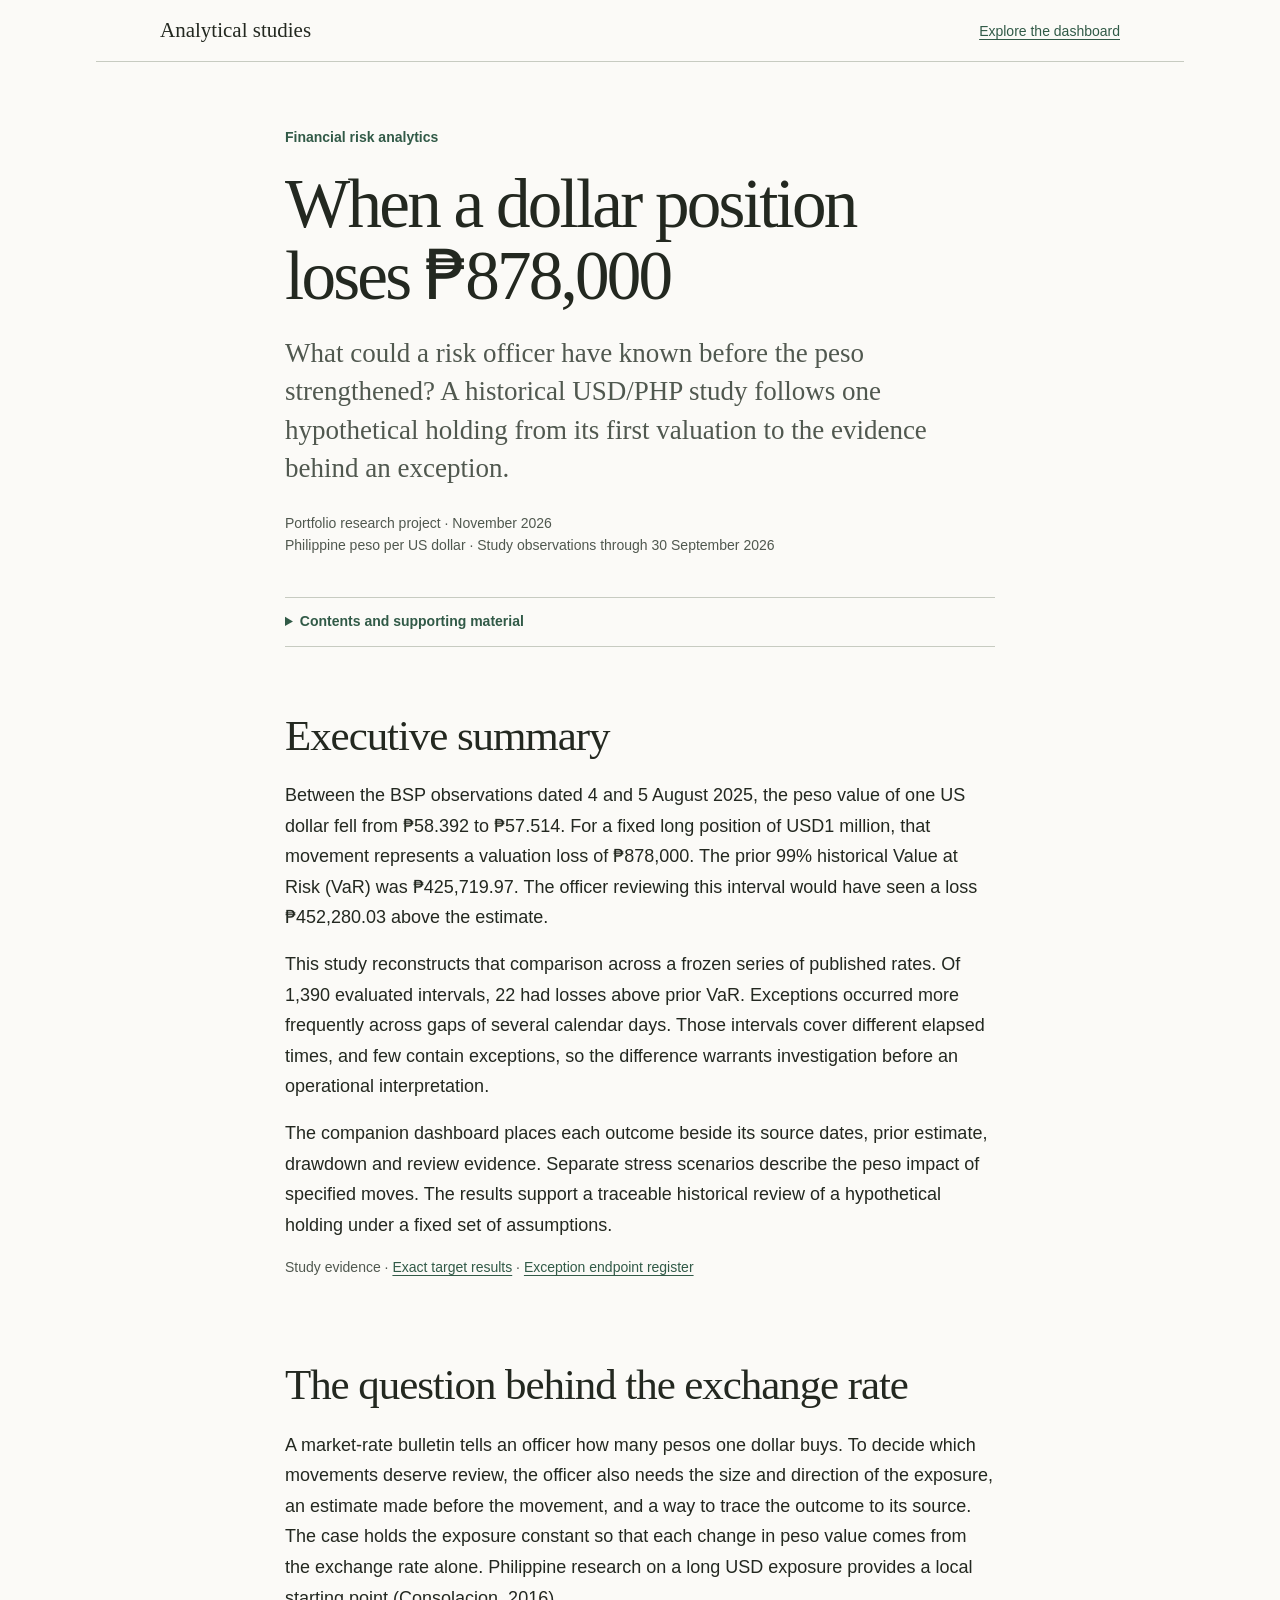
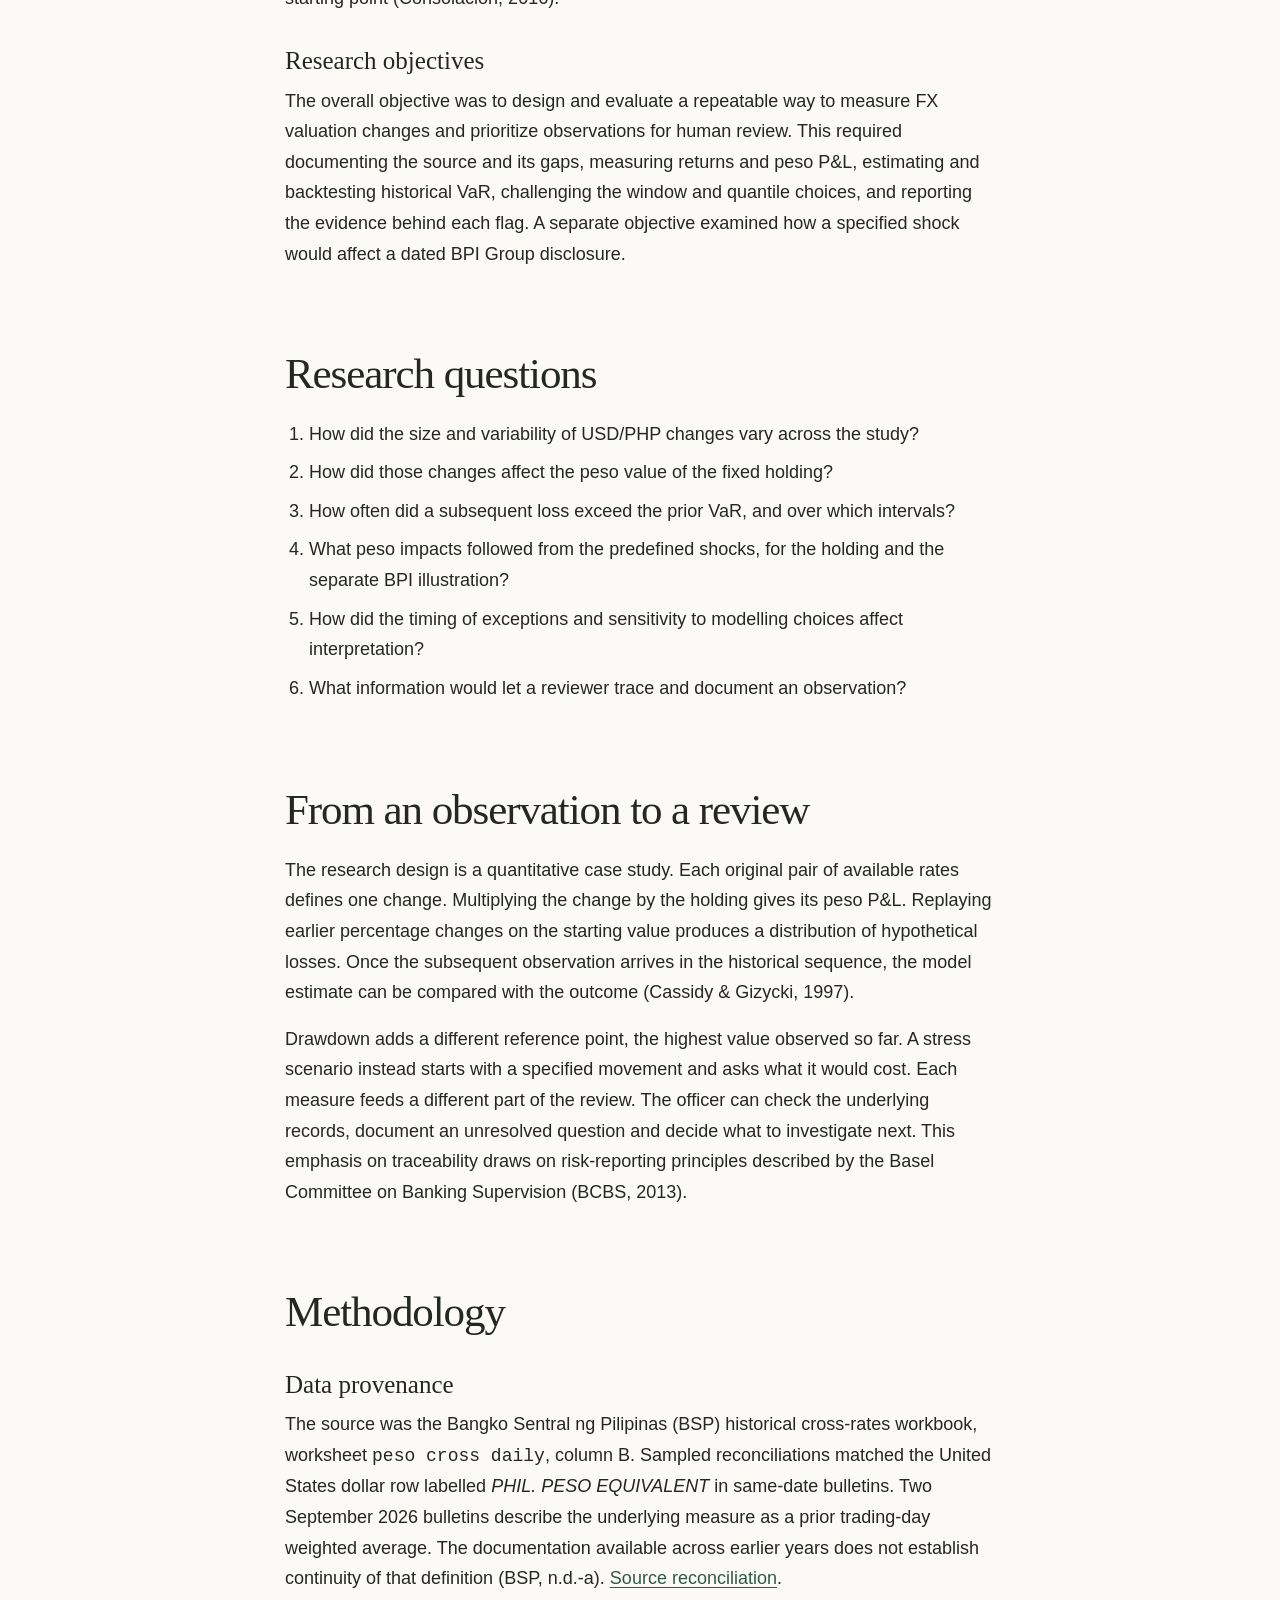
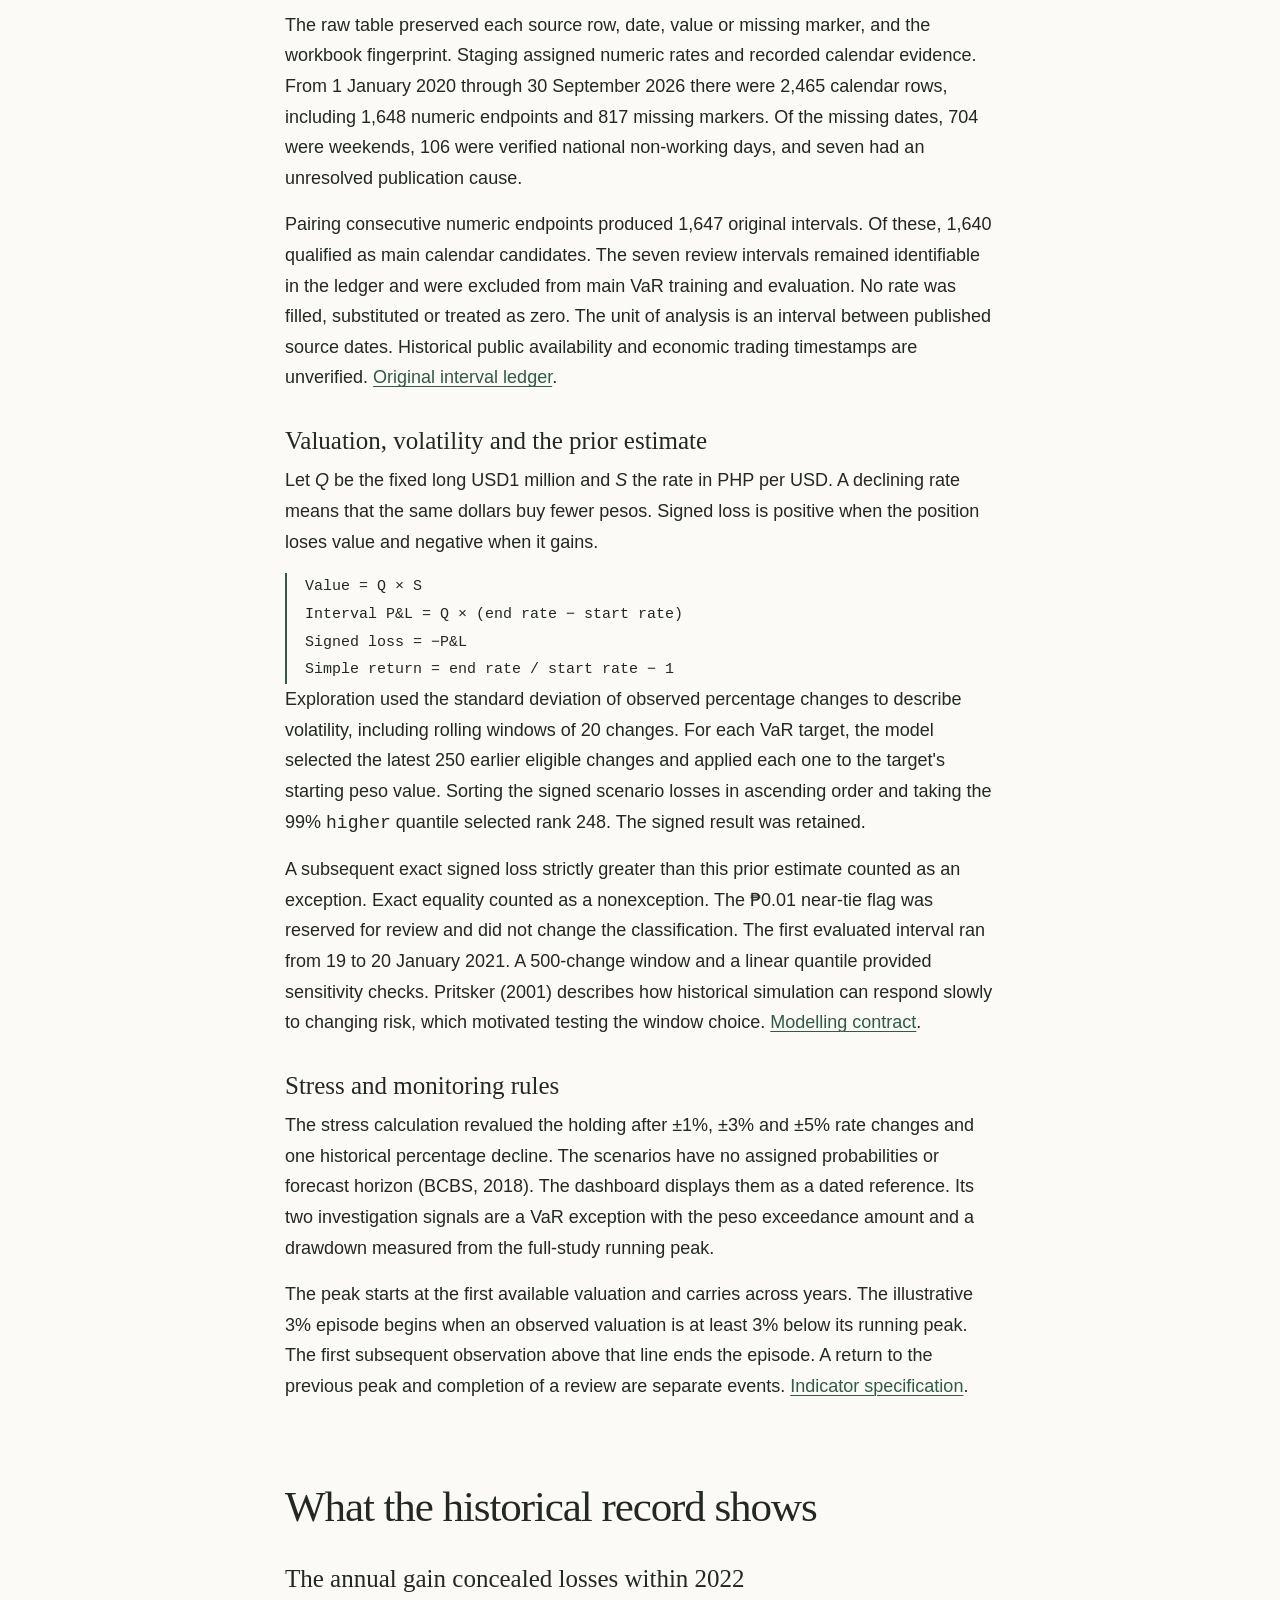
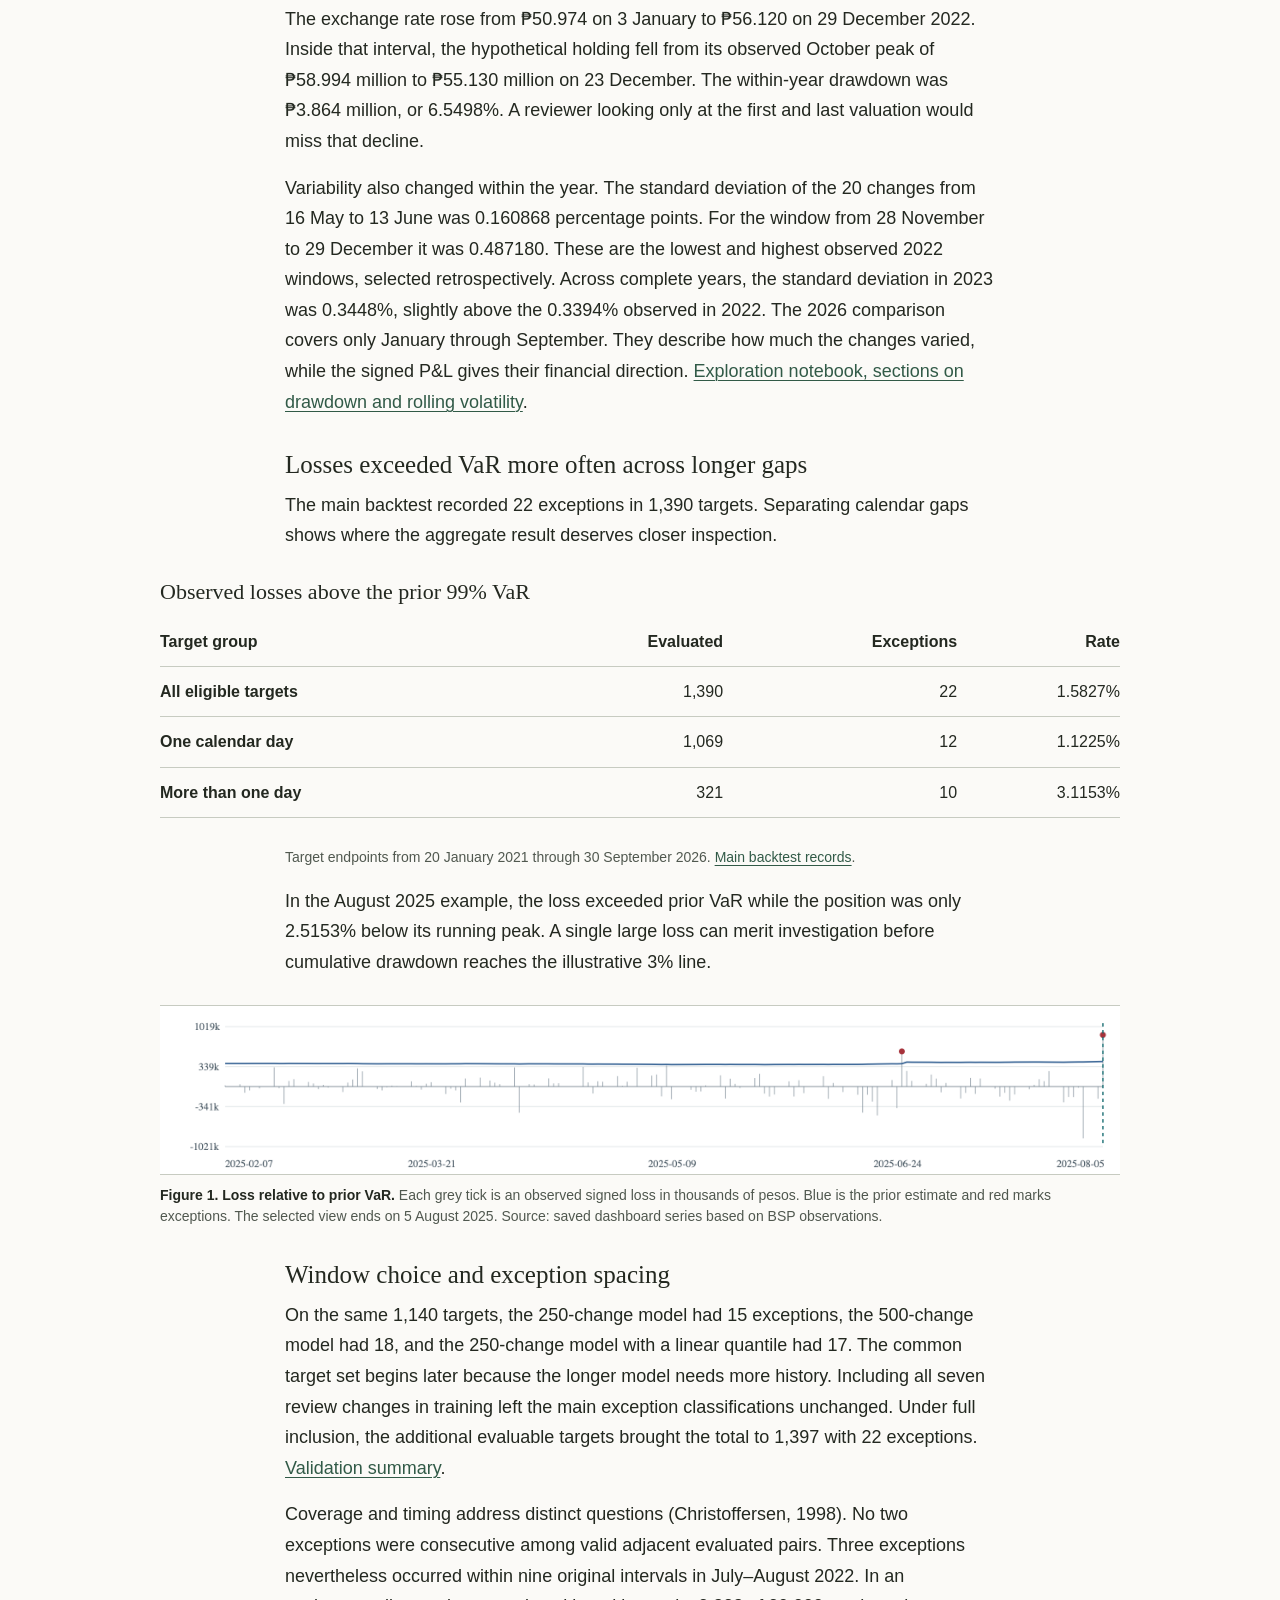
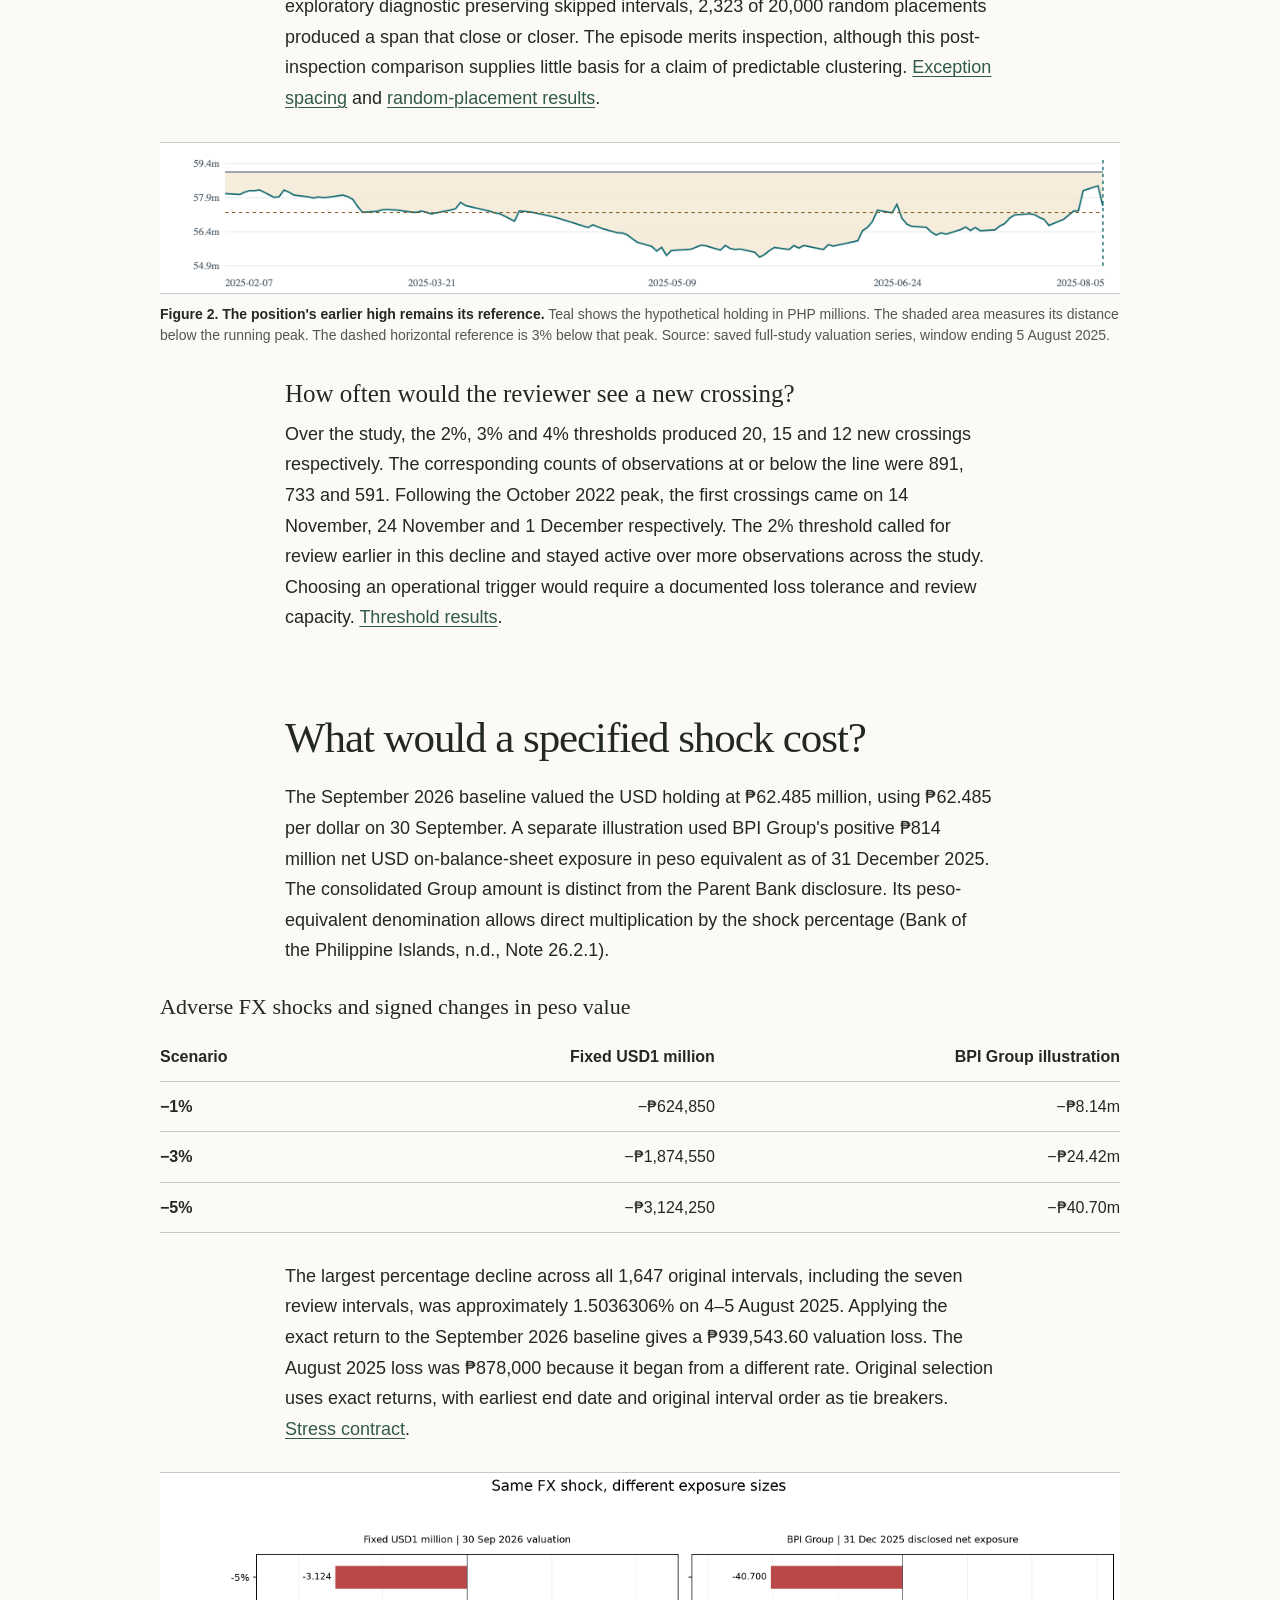
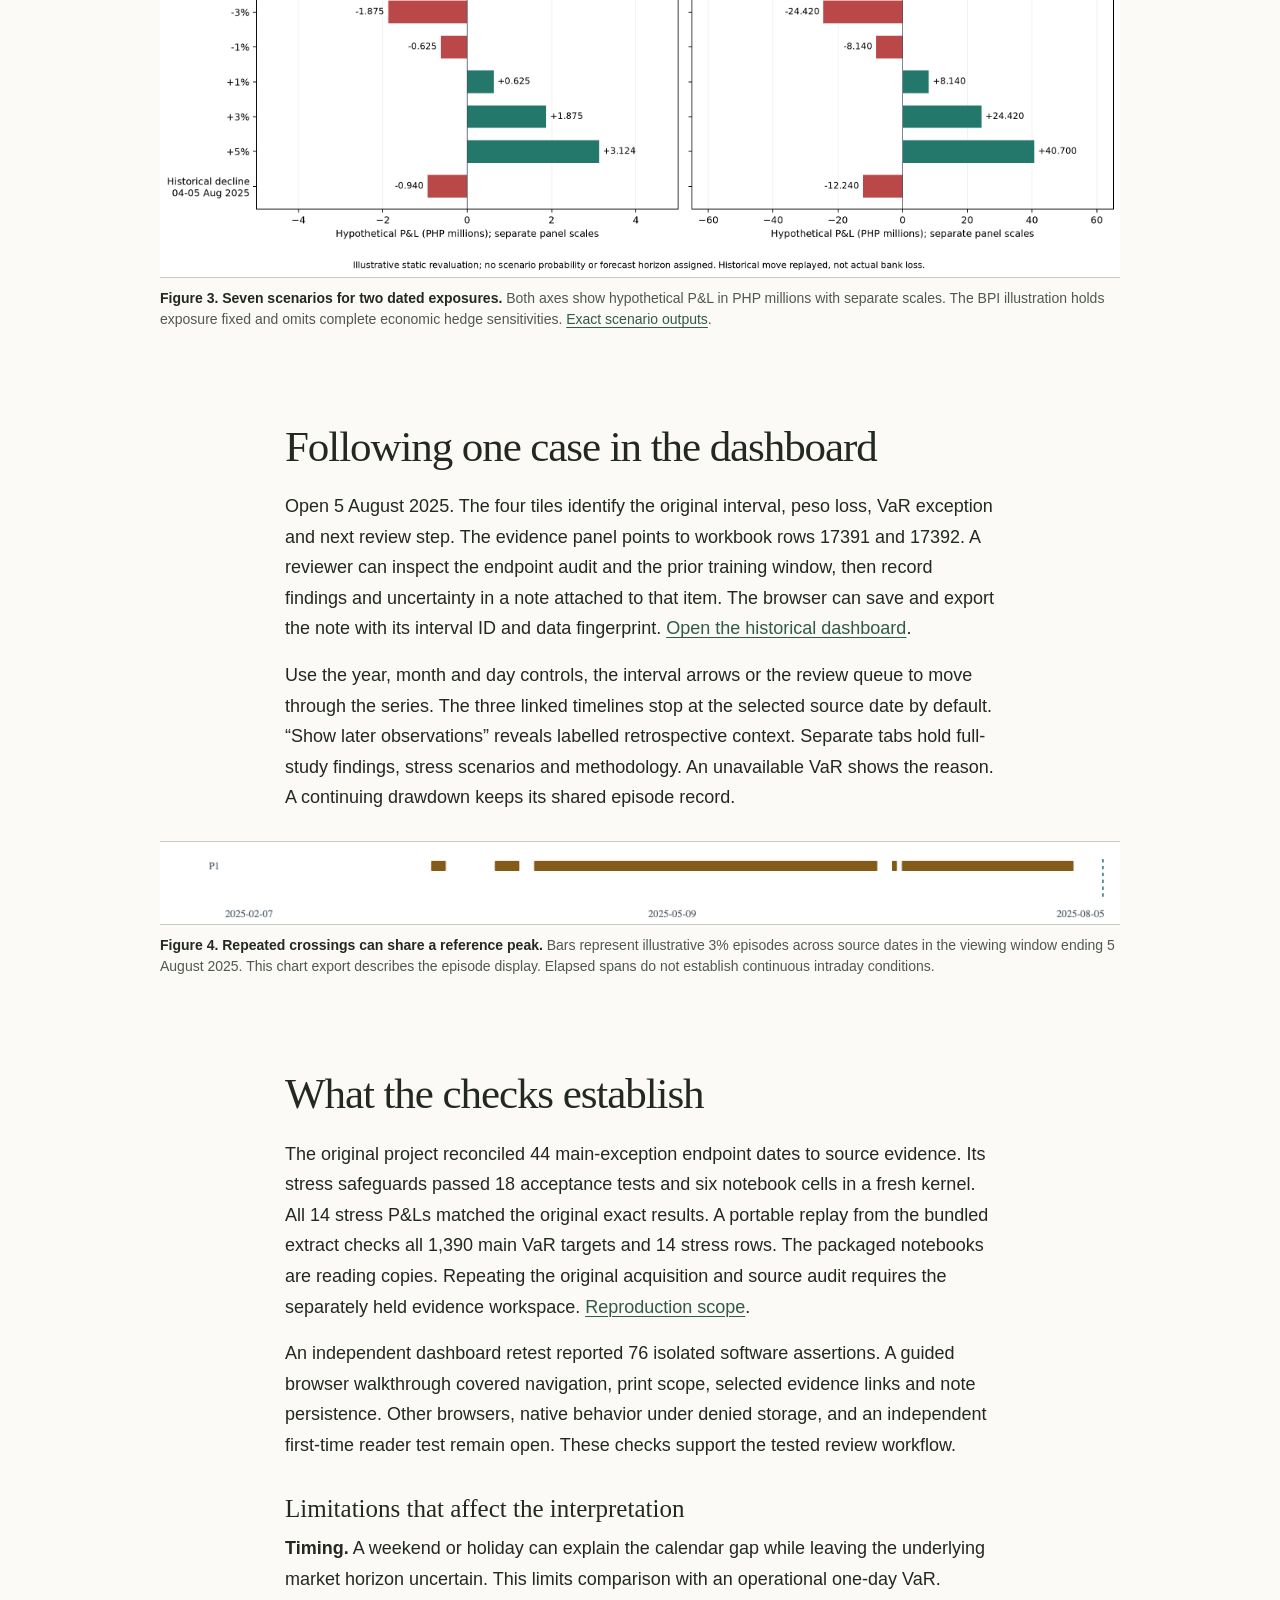
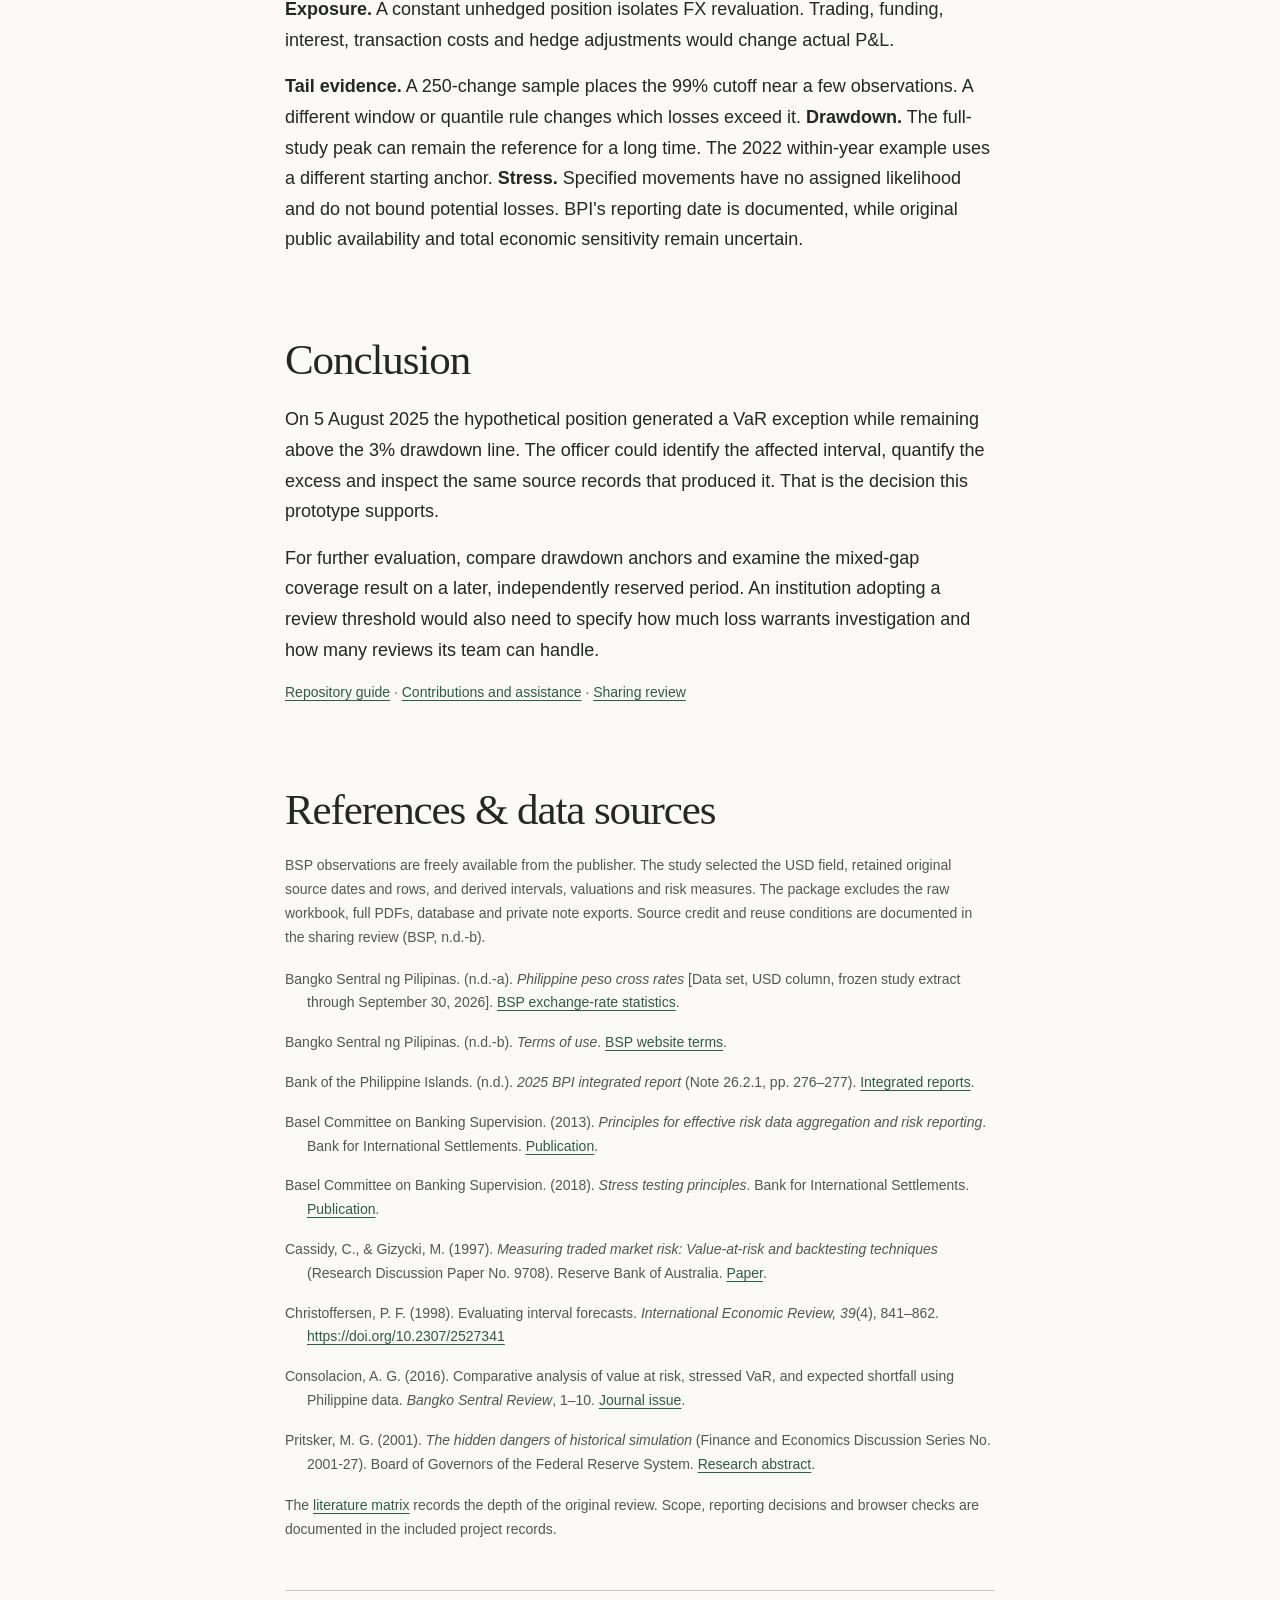
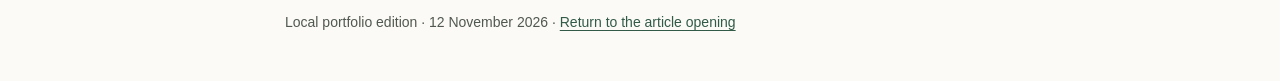
<file: project-report.html>
<!doctype html>
<html lang="en"><head>
<meta charset="utf-8"><meta name="viewport" content="width=device-width,initial-scale=1">
<meta name="description" content="Tracing a hypothetical peso loss from a published USD/PHP observation to a historical VaR exception and a documented review.">
<title>When a dollar position loses ₱878,000 | USD/PHP risk study</title>
<link rel="stylesheet" href="assets/editorial.css"></head>
<body><a class="skip" href="#overview">Skip to article</a>
<div class="mast"><span>Analytical studies</span><a href="reports/guided_historical_report_v1/index.html">Explore the dashboard</a></div>
<main><article>
<header id="overview">
<div class="category">Financial risk analytics</div>
<h1>When a dollar position loses ₱878,000</h1>
<p class="deck">What could a risk officer have known before the peso strengthened? A historical USD/PHP study follows one hypothetical holding from its first valuation to the evidence behind an exception.</p>
<p class="meta">Portfolio research project · November 2026<br>Philippine peso per US dollar · Study observations through 30 September 2026</p>
</header>
<details class="contents"><summary>Contents and supporting material</summary><nav aria-label="Article contents">
<a href="#summary">Summary</a><a href="#problem">Problem and objectives</a><a href="#questions">Questions</a><a href="#framework">Framework</a><a href="#method">Method</a><a href="#findings">Findings</a><a href="#stress">Stress scenarios</a><a href="#dashboard">Dashboard</a><a href="#validation">Limitations</a><a href="#handoff">Conclusions</a><a href="#sources">References</a><a href="README.md">Repository guide</a>
</nav></details>
<section id="summary"><h2>Executive summary</h2>
<p>Between the BSP observations dated 4 and 5 August 2025, the peso value of one US dollar fell from ₱58.392 to ₱57.514. For a fixed long position of USD1 million, that movement represents a valuation loss of ₱878,000. The prior 99% historical Value at Risk (VaR) was ₱425,719.97. The officer reviewing this interval would have seen a loss ₱452,280.03 above the estimate.</p>
<p>This study reconstructs that comparison across a frozen series of published rates. Of 1,390 evaluated intervals, 22 had losses above prior VaR. Exceptions occurred more frequently across gaps of several calendar days. Those intervals cover different elapsed times, and few contain exceptions, so the difference warrants investigation before an operational interpretation.</p>
<p>The companion dashboard places each outcome beside its source dates, prior estimate, drawdown and review evidence. Separate stress scenarios describe the peso impact of specified moves. The results support a traceable historical review of a hypothetical holding under a fixed set of assumptions.</p>
<p class="source">Study evidence · <a href="reports/var_validation_v1/results/main_250_higher_full.csv">Exact target results</a> · <a href="reports/source_audit_remaining_gap1_v1/all_main_exception_endpoint_register.csv">Exception endpoint register</a></p>
</section>
<section id="problem"><h2>The question behind the exchange rate</h2>
<p>A market-rate bulletin tells an officer how many pesos one dollar buys. To decide which movements deserve review, the officer also needs the size and direction of the exposure, an estimate made before the movement, and a way to trace the outcome to its source. The case holds the exposure constant so that each change in peso value comes from the exchange rate alone. Philippine research on a long USD exposure provides a local starting point (Consolacion, 2016).</p>
<h3>Research objectives</h3>
<p>The overall objective was to design and evaluate a repeatable way to measure FX valuation changes and prioritize observations for human review. This required documenting the source and its gaps, measuring returns and peso P&amp;L, estimating and backtesting historical VaR, challenging the window and quantile choices, and reporting the evidence behind each flag. A separate objective examined how a specified shock would affect a dated BPI Group disclosure.</p>
</section>
<section id="questions"><h2>Research questions</h2>
<ol><li>How did the size and variability of USD/PHP changes vary across the study?</li><li>How did those changes affect the peso value of the fixed holding?</li><li>How often did a subsequent loss exceed the prior VaR, and over which intervals?</li><li>What peso impacts followed from the predefined shocks, for the holding and the separate BPI illustration?</li><li>How did the timing of exceptions and sensitivity to modelling choices affect interpretation?</li><li>What information would let a reviewer trace and document an observation?</li></ol>
</section>
<section id="framework"><h2>From an observation to a review</h2>
<p>The research design is a quantitative case study. Each original pair of available rates defines one change. Multiplying the change by the holding gives its peso P&amp;L. Replaying earlier percentage changes on the starting value produces a distribution of hypothetical losses. Once the subsequent observation arrives in the historical sequence, the model estimate can be compared with the outcome (Cassidy &amp; Gizycki, 1997).</p>
<p>Drawdown adds a different reference point, the highest value observed so far. A stress scenario instead starts with a specified movement and asks what it would cost. Each measure feeds a different part of the review. The officer can check the underlying records, document an unresolved question and decide what to investigate next. This emphasis on traceability draws on risk-reporting principles described by the Basel Committee on Banking Supervision (BCBS, 2013).</p></section>
<section id="method"><h2>Methodology</h2>
<h3 id="data">Data provenance</h3>
<p>The source was the Bangko Sentral ng Pilipinas (BSP) historical cross-rates workbook, worksheet <code>peso cross daily</code>, column B. Sampled reconciliations matched the United States dollar row labelled <i>PHIL. PESO EQUIVALENT</i> in same-date bulletins. Two September 2026 bulletins describe the underlying measure as a prior trading-day weighted average. The documentation available across earlier years does not establish continuity of that definition (BSP, n.d.-a). <a href="SOURCE_VERIFICATION.md">Source reconciliation</a>.</p>
<p>The raw table preserved each source row, date, value or missing marker, and the workbook fingerprint. Staging assigned numeric rates and recorded calendar evidence. From 1 January 2020 through 30 September 2026 there were 2,465 calendar rows, including 1,648 numeric endpoints and 817 missing markers. Of the missing dates, 704 were weekends, 106 were verified national non-working days, and seven had an unresolved publication cause.</p>
<p>Pairing consecutive numeric endpoints produced 1,647 original intervals. Of these, 1,640 qualified as main calendar candidates. The seven review intervals remained identifiable in the ledger and were excluded from main VaR training and evaluation. No rate was filled, substituted or treated as zero. The unit of analysis is an interval between published source dates. Historical public availability and economic trading timestamps are unverified. <a href="data/processed/bsp_usd_php_interval_ledger_v1.csv">Original interval ledger</a>.</p>
<h3>Valuation, volatility and the prior estimate</h3>
<p>Let <i>Q</i> be the fixed long USD1 million and <i>S</i> the rate in PHP per USD. A declining rate means that the same dollars buy fewer pesos. Signed loss is positive when the position loses value and negative when it gains.</p>
<div class="formula">Value = Q × S<br>Interval P&amp;L = Q × (end rate − start rate)<br>Signed loss = −P&amp;L<br>Simple return = end rate / start rate − 1</div>
<p>Exploration used the standard deviation of observed percentage changes to describe volatility, including rolling windows of 20 changes. For each VaR target, the model selected the latest 250 earlier eligible changes and applied each one to the target's starting peso value. Sorting the signed scenario losses in ascending order and taking the 99% <code>higher</code> quantile selected rank 248. The signed result was retained.</p>
<p>A subsequent exact signed loss strictly greater than this prior estimate counted as an exception. Exact equality counted as a nonexception. The ₱0.01 near-tie flag was reserved for review and did not change the classification. The first evaluated interval ran from 19 to 20 January 2021. A 500-change window and a linear quantile provided sensitivity checks. Pritsker (2001) describes how historical simulation can respond slowly to changing risk, which motivated testing the window choice. <a href="MODELLING_CONTRACT.md">Modelling contract</a>.</p>
<h3>Stress and monitoring rules</h3>
<p>The stress calculation revalued the holding after ±1%, ±3% and ±5% rate changes and one historical percentage decline. The scenarios have no assigned probabilities or forecast horizon (BCBS, 2018). The dashboard displays them as a dated reference. Its two investigation signals are a VaR exception with the peso exceedance amount and a drawdown measured from the full-study running peak.</p>
<p>The peak starts at the first available valuation and carries across years. The illustrative 3% episode begins when an observed valuation is at least 3% below its running peak. The first subsequent observation above that line ends the episode. A return to the previous peak and completion of a review are separate events. <a href="INDICATOR_ACTION_SPECIFICATION.md">Indicator specification</a>.</p>
</section>
<section id="findings"><h2>What the historical record shows</h2>
<h3>The annual gain concealed losses within 2022</h3>
<p>The exchange rate rose from ₱50.974 on 3 January to ₱56.120 on 29 December 2022. Inside that interval, the hypothetical holding fell from its observed October peak of ₱58.994 million to ₱55.130 million on 23 December. The within-year drawdown was ₱3.864 million, or 6.5498%. A reviewer looking only at the first and last valuation would miss that decline.</p>
<p>Variability also changed within the year. The standard deviation of the 20 changes from 16 May to 13 June was 0.160868 percentage points. For the window from 28 November to 29 December it was 0.487180. These are the lowest and highest observed 2022 windows, selected retrospectively. Across complete years, the standard deviation in 2023 was 0.3448%, slightly above the 0.3394% observed in 2022. The 2026 comparison covers only January through September. They describe how much the changes varied, while the signed P&amp;L gives their financial direction. <a href="research_source/notebooks/01_fx_exploration.ipynb">Exploration notebook, sections on drawdown and rolling volatility</a>.</p>
<h3>Losses exceeded VaR more often across longer gaps</h3>
<p>The main backtest recorded 22 exceptions in 1,390 targets. Separating calendar gaps shows where the aggregate result deserves closer inspection.</p>
<div class="wide table-wrap" tabindex="0" aria-label="Coverage table"><table><caption>Observed losses above the prior 99% VaR</caption><thead><tr><th scope="col">Target group</th><th scope="col" class="num">Evaluated</th><th scope="col" class="num">Exceptions</th><th scope="col" class="num">Rate</th></tr></thead><tbody><tr><th scope="row">All eligible targets</th><td class="num">1,390</td><td class="num">22</td><td class="num">1.5827%</td></tr><tr><th scope="row">One calendar day</th><td class="num">1,069</td><td class="num">12</td><td class="num">1.1225%</td></tr><tr><th scope="row">More than one day</th><td class="num">321</td><td class="num">10</td><td class="num">3.1153%</td></tr></tbody></table></div>
<p class="source">Target endpoints from 20 January 2021 through 30 September 2026. <a href="reports/var_validation_v1/results/main_250_higher_full.csv">Main backtest records</a>.</p>
<p>In the August 2025 example, the loss exceeded prior VaR while the position was only 2.5153% below its running peak. A single large loss can merit investigation before cumulative drawdown reaches the illustrative 3% line.</p>
<figure><img src="assets/loss-timeline.png" alt="The selected August 5 loss reaches 878 thousand pesos, above the prior VaR line near 426 thousand."><figcaption><strong>Figure 1. Loss relative to prior VaR.</strong> Each grey tick is an observed signed loss in thousands of pesos. Blue is the prior estimate and red marks exceptions. The selected view ends on 5 August 2025. Source: saved dashboard series based on BSP observations.</figcaption></figure>
<h3>Window choice and exception spacing</h3>
<p>On the same 1,140 targets, the 250-change model had 15 exceptions, the 500-change model had 18, and the 250-change model with a linear quantile had 17. The common target set begins later because the longer model needs more history. Including all seven review changes in training left the main exception classifications unchanged. Under full inclusion, the additional evaluable targets brought the total to 1,397 with 22 exceptions. <a href="reports/var_validation_v1/VALIDATION_SUMMARY.md">Validation summary</a>.</p>
<p>Coverage and timing address distinct questions (Christoffersen, 1998). No two exceptions were consecutive among valid adjacent evaluated pairs. Three exceptions nevertheless occurred within nine original intervals in July–August 2022. In an exploratory diagnostic preserving skipped intervals, 2,323 of 20,000 random placements produced a span that close or closer. The episode merits inspection, although this post-inspection comparison supplies little basis for a claim of predictable clustering. <a href="reports/var_validation_v1/diagnostics/exception_spacing.csv">Exception spacing</a> and <a href="reports/var_validation_v1/diagnostics/diagnostic_summary.csv">random-placement results</a>.</p>
<figure><img src="assets/value-timeline.png" loading="lazy" alt="The holding trades below a previously observed peak during the chart window ending August 5, 2025."><figcaption><strong>Figure 2. The position's earlier high remains its reference.</strong> Teal shows the hypothetical holding in PHP millions. The shaded area measures its distance below the running peak. The dashed horizontal reference is 3% below that peak. Source: saved full-study valuation series, window ending 5 August 2025.</figcaption></figure>
<h3>How often would the reviewer see a new crossing?</h3>
<p>Over the study, the 2%, 3% and 4% thresholds produced 20, 15 and 12 new crossings respectively. The corresponding counts of observations at or below the line were 891, 733 and 591. Following the October 2022 peak, the first crossings came on 14 November, 24 November and 1 December respectively. The 2% threshold called for review earlier in this decline and stayed active over more observations across the study. Choosing an operational trigger would require a documented loss tolerance and review capacity. <a href="reports/drawdown_threshold_assessment_v1/threshold_summary.csv">Threshold results</a>.</p></section>
<section id="stress"><h2>What would a specified shock cost?</h2>
<p>The September 2026 baseline valued the USD holding at ₱62.485 million, using ₱62.485 per dollar on 30 September. A separate illustration used BPI Group's positive ₱814 million net USD on-balance-sheet exposure in peso equivalent as of 31 December 2025. The consolidated Group amount is distinct from the Parent Bank disclosure. Its peso-equivalent denomination allows direct multiplication by the shock percentage (Bank of the Philippine Islands, n.d., Note 26.2.1).</p>
<div class="wide table-wrap" tabindex="0" aria-label="Stress results table"><table><caption>Adverse FX shocks and signed changes in peso value</caption><thead><tr><th>Scenario</th><th class="num">Fixed USD1 million</th><th class="num">BPI Group illustration</th></tr></thead><tbody><tr><th>−1%</th><td class="num">−₱624,850</td><td class="num">−₱8.14m</td></tr><tr><th>−3%</th><td class="num">−₱1,874,550</td><td class="num">−₱24.42m</td></tr><tr><th>−5%</th><td class="num">−₱3,124,250</td><td class="num">−₱40.70m</td></tr></tbody></table></div>
<p>The largest percentage decline across all 1,647 original intervals, including the seven review intervals, was approximately 1.5036306% on 4–5 August 2025. Applying the exact return to the September 2026 baseline gives a ₱939,543.60 valuation loss. The August 2025 loss was ₱878,000 because it began from a different rate. Original selection uses exact returns, with earliest end date and original interval order as tie breakers. <a href="STRESS_TESTING_CONTRACT.md">Stress contract</a>.</p>
<figure><img src="reports/guided_historical_report_v1/stress_comparison.png" loading="lazy" alt="Negative shocks reduce value in both examples and positive shocks increase it. The two panels use separate scales."><figcaption><strong>Figure 3. Seven scenarios for two dated exposures.</strong> Both axes show hypothetical P&amp;L in PHP millions with separate scales. The BPI illustration holds exposure fixed and omits complete economic hedge sensitivities. <a href="reports/stress_testing_v1/scenario_results.csv">Exact scenario outputs</a>.</figcaption></figure></section>
<section id="dashboard"><h2>Following one case in the dashboard</h2>
<p>Open 5 August 2025. The four tiles identify the original interval, peso loss, VaR exception and next review step. The evidence panel points to workbook rows 17391 and 17392. A reviewer can inspect the endpoint audit and the prior training window, then record findings and uncertainty in a note attached to that item. The browser can save and export the note with its interval ID and data fingerprint. <a href="reports/guided_historical_report_v1/index.html">Open the historical dashboard</a>.</p>
<p>Use the year, month and day controls, the interval arrows or the review queue to move through the series. The three linked timelines stop at the selected source date by default. “Show later observations” reveals labelled retrospective context. Separate tabs hold full-study findings, stress scenarios and methodology. An unavailable VaR shows the reason. A continuing drawdown keeps its shared episode record.</p>
<figure><img src="assets/episode-timeline.png" loading="lazy" alt="Separate crossing episodes reference the same peak in the historical window ending August 5, 2025."><figcaption><strong>Figure 4. Repeated crossings can share a reference peak.</strong> Bars represent illustrative 3% episodes across source dates in the viewing window ending 5 August 2025. This chart export describes the episode display. Elapsed spans do not establish continuous intraday conditions.</figcaption></figure></section>
<section id="validation"><h2>What the checks establish</h2>
<p>The original project reconciled 44 main-exception endpoint dates to source evidence. Its stress safeguards passed 18 acceptance tests and six notebook cells in a fresh kernel. All 14 stress P&amp;Ls matched the original exact results. A portable replay from the bundled extract checks all 1,390 main VaR targets and 14 stress rows. The packaged notebooks are reading copies. Repeating the original acquisition and source audit requires the separately held evidence workspace. <a href="docs/REPRODUCIBILITY.md">Reproduction scope</a>.</p>
<p>An independent dashboard retest reported 76 isolated software assertions. A guided browser walkthrough covered navigation, print scope, selected evidence links and note persistence. Other browsers, native behavior under denied storage, and an independent first-time reader test remain open. These checks support the tested review workflow.</p>
<h3>Limitations that affect the interpretation</h3>
<p><strong>Timing.</strong> A weekend or holiday can explain the calendar gap while leaving the underlying market horizon uncertain. This limits comparison with an operational one-day VaR. <strong>Exposure.</strong> A constant unhedged position isolates FX revaluation. Trading, funding, interest, transaction costs and hedge adjustments would change actual P&amp;L.</p>
<p><strong>Tail evidence.</strong> A 250-change sample places the 99% cutoff near a few observations. A different window or quantile rule changes which losses exceed it. <strong>Drawdown.</strong> The full-study peak can remain the reference for a long time. The 2022 within-year example uses a different starting anchor. <strong>Stress.</strong> Specified movements have no assigned likelihood and do not bound potential losses. BPI's reporting date is documented, while original public availability and total economic sensitivity remain uncertain.</p></section>
<section id="handoff"><h2>Conclusion</h2>
<p>On 5 August 2025 the hypothetical position generated a VaR exception while remaining above the 3% drawdown line. The officer could identify the affected interval, quantify the excess and inspect the same source records that produced it. That is the decision this prototype supports.</p>
<p>For further evaluation, compare drawdown anchors and examine the mixed-gap coverage result on a later, independently reserved period. An institution adopting a review threshold would also need to specify how much loss warrants investigation and how many reviews its team can handle.</p>
<p class="source"><a href="README.md">Repository guide</a> · <a href="docs/CONTRIBUTIONS.md">Contributions and assistance</a> · <a href="docs/DATA_AND_SHARING.md">Sharing review</a></p></section>
<section id="sources"><h2>References &amp; data sources</h2>
<p class="source">BSP observations are freely available from the publisher. The study selected the USD field, retained original source dates and rows, and derived intervals, valuations and risk measures. The package excludes the raw workbook, full PDFs, database and private note exports. Source credit and reuse conditions are documented in the sharing review (BSP, n.d.-b).</p>
<ul class="references">
<li>Bangko Sentral ng Pilipinas. (n.d.-a). <i>Philippine peso cross rates</i> [Data set, USD column, frozen study extract through September 30, 2026]. <a href="https://www.bsp.gov.ph/SitePages/Statistics/exchangerate.aspx">BSP exchange-rate statistics</a>.</li>
<li>Bangko Sentral ng Pilipinas. (n.d.-b). <i>Terms of use</i>. <a href="https://www.bsp.gov.ph/Pages/AboutTheBank/Terms-of-Use.aspx">BSP website terms</a>.</li>
<li>Bank of the Philippine Islands. (n.d.). <i>2025 BPI integrated report</i> (Note 26.2.1, pp. 276–277). <a href="https://www.bpi.com.ph/about-bpi/investor-relations/integrated-reports">Integrated reports</a>.</li>
<li>Basel Committee on Banking Supervision. (2013). <i>Principles for effective risk data aggregation and risk reporting</i>. Bank for International Settlements. <a href="https://www.bis.org/publications/201301-guidelines-principles-effective-risk-data-aggregation-and-risk-reporting">Publication</a>.</li>
<li>Basel Committee on Banking Supervision. (2018). <i>Stress testing principles</i>. Bank for International Settlements. <a href="https://www.bis.org/publications/201810-guidelines-stress-testing-principles">Publication</a>.</li>
<li>Cassidy, C., &amp; Gizycki, M. (1997). <i>Measuring traded market risk: Value-at-risk and backtesting techniques</i> (Research Discussion Paper No. 9708). Reserve Bank of Australia. <a href="https://www.rba.gov.au/publications/rdp/1997/9708/">Paper</a>.</li>
<li>Christoffersen, P. F. (1998). Evaluating interval forecasts. <i>International Economic Review, 39</i>(4), 841–862. <a href="https://doi.org/10.2307/2527341">https://doi.org/10.2307/2527341</a></li>
<li>Consolacion, A. G. (2016). Comparative analysis of value at risk, stressed VaR, and expected shortfall using Philippine data. <i>Bangko Sentral Review</i>, 1–10. <a href="https://www.bsp.gov.ph/Media_And_Research/Publications/BS2016.pdf#page=5">Journal issue</a>.</li>
<li>Pritsker, M. G. (2001). <i>The hidden dangers of historical simulation</i> (Finance and Economics Discussion Series No. 2001-27). Board of Governors of the Federal Reserve System. <a href="https://www.federalreserve.gov/pubs/feds/2001/200127/200127abs.html">Research abstract</a>.</li>
</ul><p class="source">The <a href="RRL_MATRIX.md">literature matrix</a> records the depth of the original review. Scope, reporting decisions and browser checks are documented in the included project records.</p></section>
<footer>Local portfolio edition · 12 November 2026 · <a href="#overview">Return to the article opening</a></footer>
</article></main></body></html>
</file>
<file: assets/editorial.css>
:root {
  color-scheme:light;
  --paper:#fbfaf7; --ink:#232820; --secondary:#50584f; --rule:#c7cbc1; --accent:#315a47;
  --serif:Georgia,"Iowan Old Style",serif; --sans:-apple-system,BlinkMacSystemFont,"Segoe UI",Arial,sans-serif; --mono:ui-monospace,Menlo,monospace;
  --reading:710px; --figure:960px; --gutter:clamp(20px,5vw,64px);
  --s1:8px; --s2:16px; --s3:24px; --s4:40px; --s5:64px;
}
*{box-sizing:border-box}html{scroll-padding-top:1rem}body{margin:0;background:var(--paper);color:var(--ink);font:18px/1.7 var(--sans)}
a{color:var(--accent);text-decoration-thickness:1px;text-underline-offset:3px}a:hover{text-decoration-thickness:2px}
:focus-visible{outline:3px solid var(--accent);outline-offset:4px}.skip{position:absolute;left:-10000px}.skip:focus{left:12px;top:8px;background:var(--paper)}
.mast{max-width:calc(var(--figure) + 2 * var(--gutter));margin:auto;padding:18px var(--gutter);border-bottom:1px solid var(--rule);display:flex;justify-content:space-between;gap:16px;align-items:center;font:14px var(--sans)}
.mast span{font-family:var(--serif);font-size:21px}.mast a{white-space:nowrap}article{padding:0 var(--gutter)}
header,section>*,footer,.contents{max-width:var(--reading);margin-left:auto;margin-right:auto}
header{padding:var(--s5) 0 var(--s3)}h1,h2,h3{font-family:var(--serif);font-weight:400;text-wrap:balance}
h1{font-size:clamp(42px,5.4vw,72px);line-height:1.04;letter-spacing:-.04em;margin:18px 0 22px}
h2{font-size:clamp(30px,3.5vw,43px);line-height:1.15;letter-spacing:-.025em;margin-top:0;margin-bottom:20px}
h3{font-size:25px;line-height:1.3;margin-top:32px;margin-bottom:8px}.category{font-size:14px;font-weight:600;color:var(--accent)}
.deck{font:clamp(21px,2.5vw,27px)/1.43 var(--serif);color:var(--secondary);margin:0 0 24px}.meta,.contents,figcaption,.source,footer,.references li{font-size:14px;color:var(--secondary)}.meta{line-height:1.6}
.contents{border-block:1px solid var(--rule);padding:12px 0}.contents summary{cursor:pointer;color:var(--accent);font-weight:600}.contents nav{display:flex;flex-wrap:wrap;gap:8px 20px;padding:12px 0}
section{padding-top:var(--s5)}p{margin-top:0;margin-bottom:16px}ul,ol{padding-inline-start:24px}li{margin-bottom:8px}
figure,.wide{max-width:var(--figure);margin:28px auto}figure img{display:block;background:white;width:100%;height:auto;border-block:1px solid var(--rule)}
figcaption{margin-top:10px;line-height:1.5}figcaption strong{color:var(--ink)}.table-wrap{overflow-x:auto}table{border-collapse:collapse;width:100%;font-size:16px;font-variant-numeric:tabular-nums}caption{text-align:left;font:22px var(--serif);padding-bottom:12px}
th,td{text-align:left;padding:11px 14px 11px 0;border-bottom:1px solid var(--rule);vertical-align:top}th{font-weight:600}td.num,th.num{text-align:right}th:last-child,td:last-child{padding-right:0}.formula{border-left:2px solid var(--accent);padding-left:18px;font:15px/1.85 var(--mono);overflow-wrap:anywhere}.note{font:21px/1.55 var(--serif);border-left:2px solid var(--accent);padding-left:20px}
.references{list-style:none;padding:0}.references li{padding-left:22px;text-indent:-22px;margin-bottom:16px;overflow-wrap:anywhere}footer{margin-top:48px;padding:20px 0 48px;border-top:1px solid var(--rule)}
@media(max-width:640px){body{font-size:17px}header,section{padding-top:36px}.mast{font-size:12px}.mast span{font-size:18px}.table-wrap{max-width:100%}th,td{font-size:14px}figure{margin-block:20px}}
@media print{@page{margin:18mm}.mast,.contents,.skip{display:none}body{background:white;color:black;font-size:10.5pt}article{padding:0}header,section{padding-top:18pt}h1{font-size:32pt}h2{font-size:21pt}h3{font-size:15pt}h2,h3,caption{break-after:avoid}figure,tr{break-inside:avoid}.table-wrap{overflow:visible}a{color:inherit}header,section>*,figure,.wide,footer{max-width:100%}.meta,.source,figcaption,.references li{font-size:9pt}}
</file>
